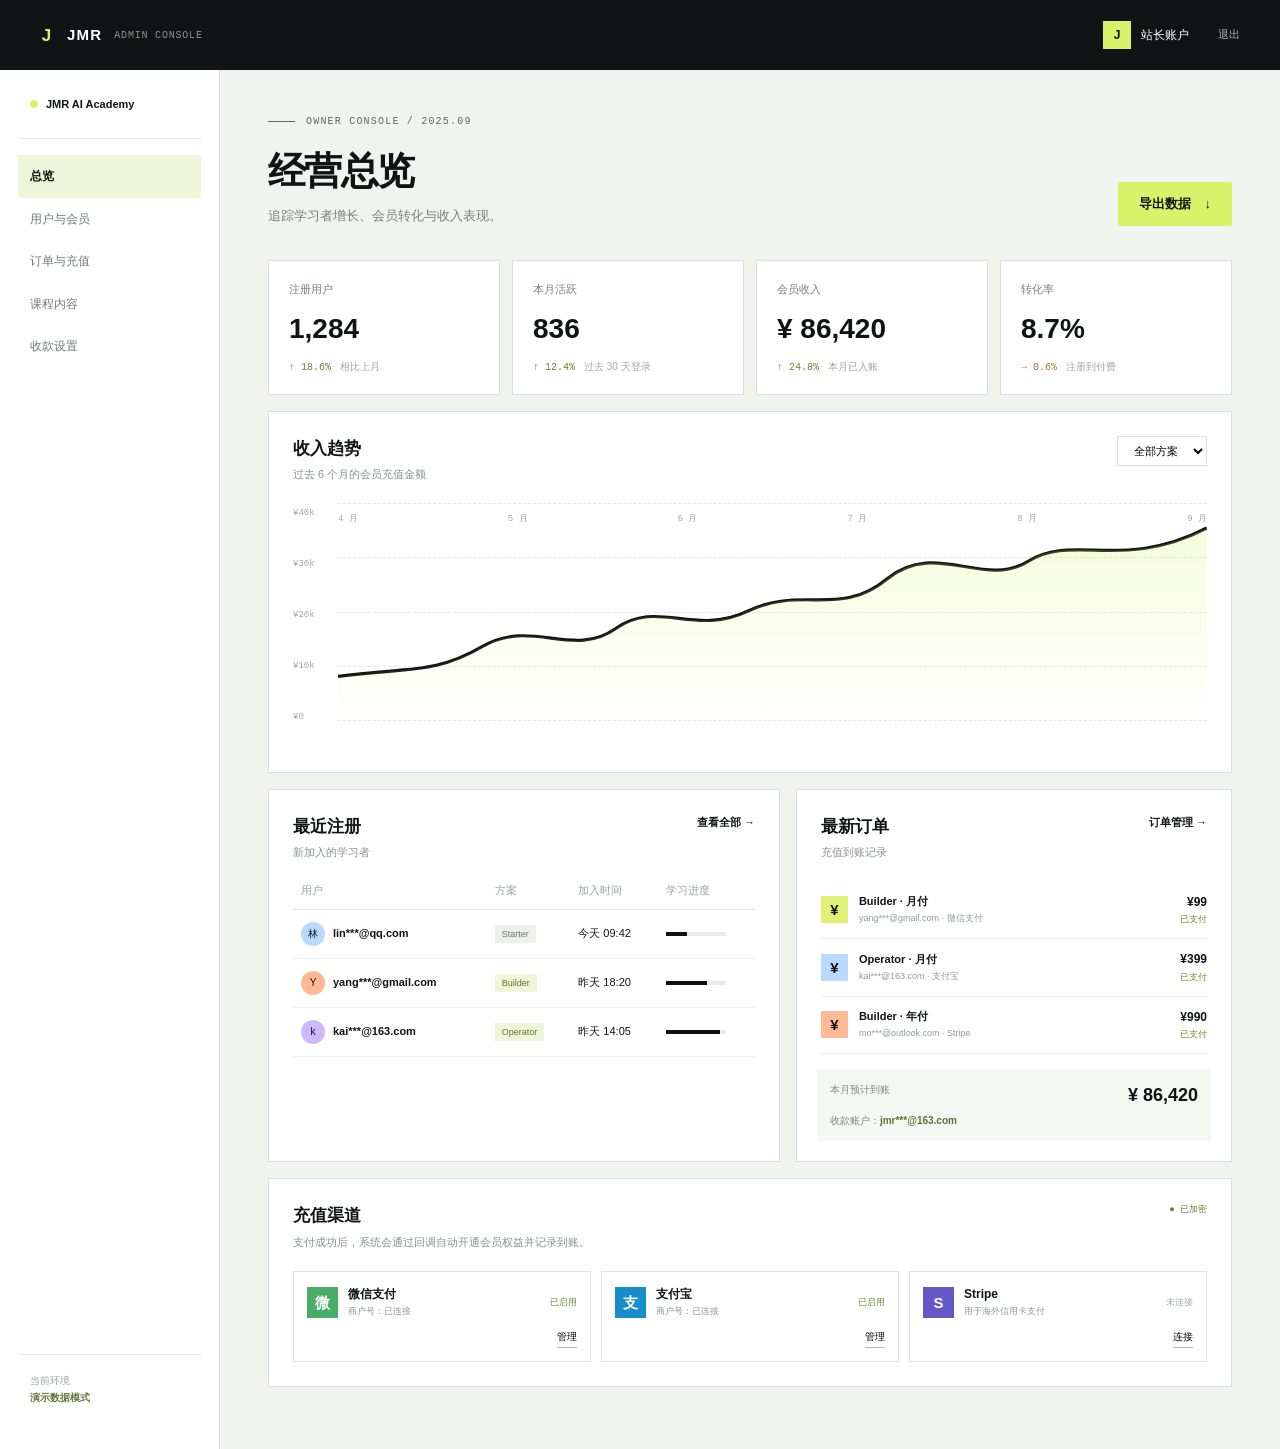
<file: admin.html>
<!doctype html>
<html lang="zh-CN"><head><meta charset="UTF-8"><meta name="viewport" content="width=device-width,initial-scale=1"><title>JMR 管理后台</title><link rel="stylesheet" href="styles.css"><link rel="stylesheet" href="admin.css"></head>
<body class="admin-body"><header class="admin-header"><a class="brand" href="index.html"><span class="brand-mark">J</span><span>JMR</span><small>ADMIN CONSOLE</small></a><div class="admin-user"><span class="admin-avatar">J</span><span>站长账户</span><button id="logout">退出</button></div></header>
<div class="admin-shell"><aside class="admin-sidebar"><div class="admin-workspace"><span class="workspace-dot"></span>JMR AI Academy</div><nav><a class="active" href="#overview">总览</a><a href="#members">用户与会员</a><a href="#orders">订单与充值</a><a href="#content">课程内容</a><a href="#settings">收款设置</a></nav><div class="sidebar-foot">当前环境<br><strong>演示数据模式</strong></div></aside>
<main class="admin-main"><div class="admin-title"><div><span class="eyebrow"><span class="eyebrow-line"></span>OWNER CONSOLE / 2025.09</span><h1>经营总览</h1><p>追踪学习者增长、会员转化与收入表现。</p></div><button class="btn btn-primary" id="exportData">导出数据 <span>↓</span></button></div>
<section id="overview" class="metric-grid"><article><span>注册用户</span><strong id="memberCount">1,284</strong><b class="up">↑ 18.6%</b><small>相比上月</small></article><article><span>本月活跃</span><strong>836</strong><b class="up">↑ 12.4%</b><small>过去 30 天登录</small></article><article><span>会员收入</span><strong>¥ 86,420</strong><b class="up">↑ 24.8%</b><small>本月已入账</small></article><article><span>转化率</span><strong>8.7%</strong><b class="neutral">→ 0.6%</b><small>注册到付费</small></article></section>
<section class="admin-panel chart-panel"><div class="panel-head"><div><h2>收入趋势</h2><p>过去 6 个月的会员充值金额</p></div><select><option>全部方案</option><option>Builder</option><option>Operator</option></select></div><div class="chart"><div class="y-axis"><span>¥40k</span><span>¥30k</span><span>¥20k</span><span>¥10k</span><span>¥0</span></div><div class="chart-area"><div class="grid-lines"><i></i><i></i><i></i><i></i><i></i></div><svg viewBox="0 0 720 210" preserveAspectRatio="none" aria-label="收入趋势图"><path d="M0,167 C60,158 80,165 120,138 S195,150 230,121 S295,129 340,104 S415,111 455,73 S535,83 572,56 S650,66 720,24" fill="none" stroke="#111314" stroke-width="3"/><path d="M0,167 C60,158 80,165 120,138 S195,150 230,121 S295,129 340,104 S415,111 455,73 S535,83 572,56 S650,66 720,24 L720,210 L0,210Z" fill="url(#fill)" opacity=".24"/><defs><linearGradient id="fill" x1="0" y1="0" x2="0" y2="1"><stop offset="0" stop-color="#d8f36a"/><stop offset="1" stop-color="#d8f36a" stop-opacity="0"/></linearGradient></defs></svg><div class="x-axis"><span>4 月</span><span>5 月</span><span>6 月</span><span>7 月</span><span>8 月</span><span>9 月</span></div></div></div></section>
<div class="admin-two-col"><section class="admin-panel" id="members"><div class="panel-head"><div><h2>最近注册</h2><p>新加入的学习者</p></div><a href="#members">查看全部 →</a></div><div class="table-wrap"><table><thead><tr><th>用户</th><th>方案</th><th>加入时间</th><th>学习进度</th></tr></thead><tbody id="userTable"><tr><td><span class="user-cell"><i>林</i><strong>lin***@qq.com</strong></span></td><td><span class="pill free">Starter</span></td><td>今天 09:42</td><td><div class="mini-progress"><i style="width:35%"></i></div></td></tr><tr><td><span class="user-cell"><i class="orange">Y</i><strong>yang***@gmail.com</strong></span></td><td><span class="pill paid">Builder</span></td><td>昨天 18:20</td><td><div class="mini-progress"><i style="width:68%"></i></div></td></tr><tr><td><span class="user-cell"><i class="purple">k</i><strong>kai***@163.com</strong></span></td><td><span class="pill paid">Operator</span></td><td>昨天 14:05</td><td><div class="mini-progress"><i style="width:91%"></i></div></td></tr></tbody></table></div></section><section class="admin-panel" id="orders"><div class="panel-head"><div><h2>最新订单</h2><p>充值到账记录</p></div><a href="#orders">订单管理 →</a></div><div class="order-list"><div><span class="order-icon">¥</span><div><strong>Builder · 月付</strong><small>yang***@gmail.com · 微信支付</small></div><b>¥99 <em>已支付</em></b></div><div><span class="order-icon blue">¥</span><div><strong>Operator · 月付</strong><small>kai***@163.com · 支付宝</small></div><b>¥399 <em>已支付</em></b></div><div><span class="order-icon orange">¥</span><div><strong>Builder · 年付</strong><small>mo***@outlook.com · Stripe</small></div><b>¥990 <em>已支付</em></b></div></div><div class="payout-note"><span>本月预计到账</span><strong>¥ 86,420</strong><small>收款账户：<b>jmr***@163.com</b></small></div></section></div>
<section class="admin-panel settings-panel" id="settings"><div class="panel-head"><div><h2>充值渠道</h2><p>支付成功后，系统会通过回调自动开通会员权益并记录到账。</p></div><span class="secure-label">● 已加密</span></div><div class="payment-methods"><div class="payment-item"><span class="pay-logo wechat">微</span><div><strong>微信支付</strong><small>商户号：已连接</small></div><span class="connected">已启用</span><button>管理</button></div><div class="payment-item"><span class="pay-logo alipay">支</span><div><strong>支付宝</strong><small>商户号：已连接</small></div><span class="connected">已启用</span><button>管理</button></div><div class="payment-item"><span class="pay-logo stripe">S</span><div><strong>Stripe</strong><small>用于海外信用卡支付</small></div><span class="disconnected">未连接</span><button>连接</button></div></div></section>
</main></div><script src="admin.js"></script></body></html>
</file>
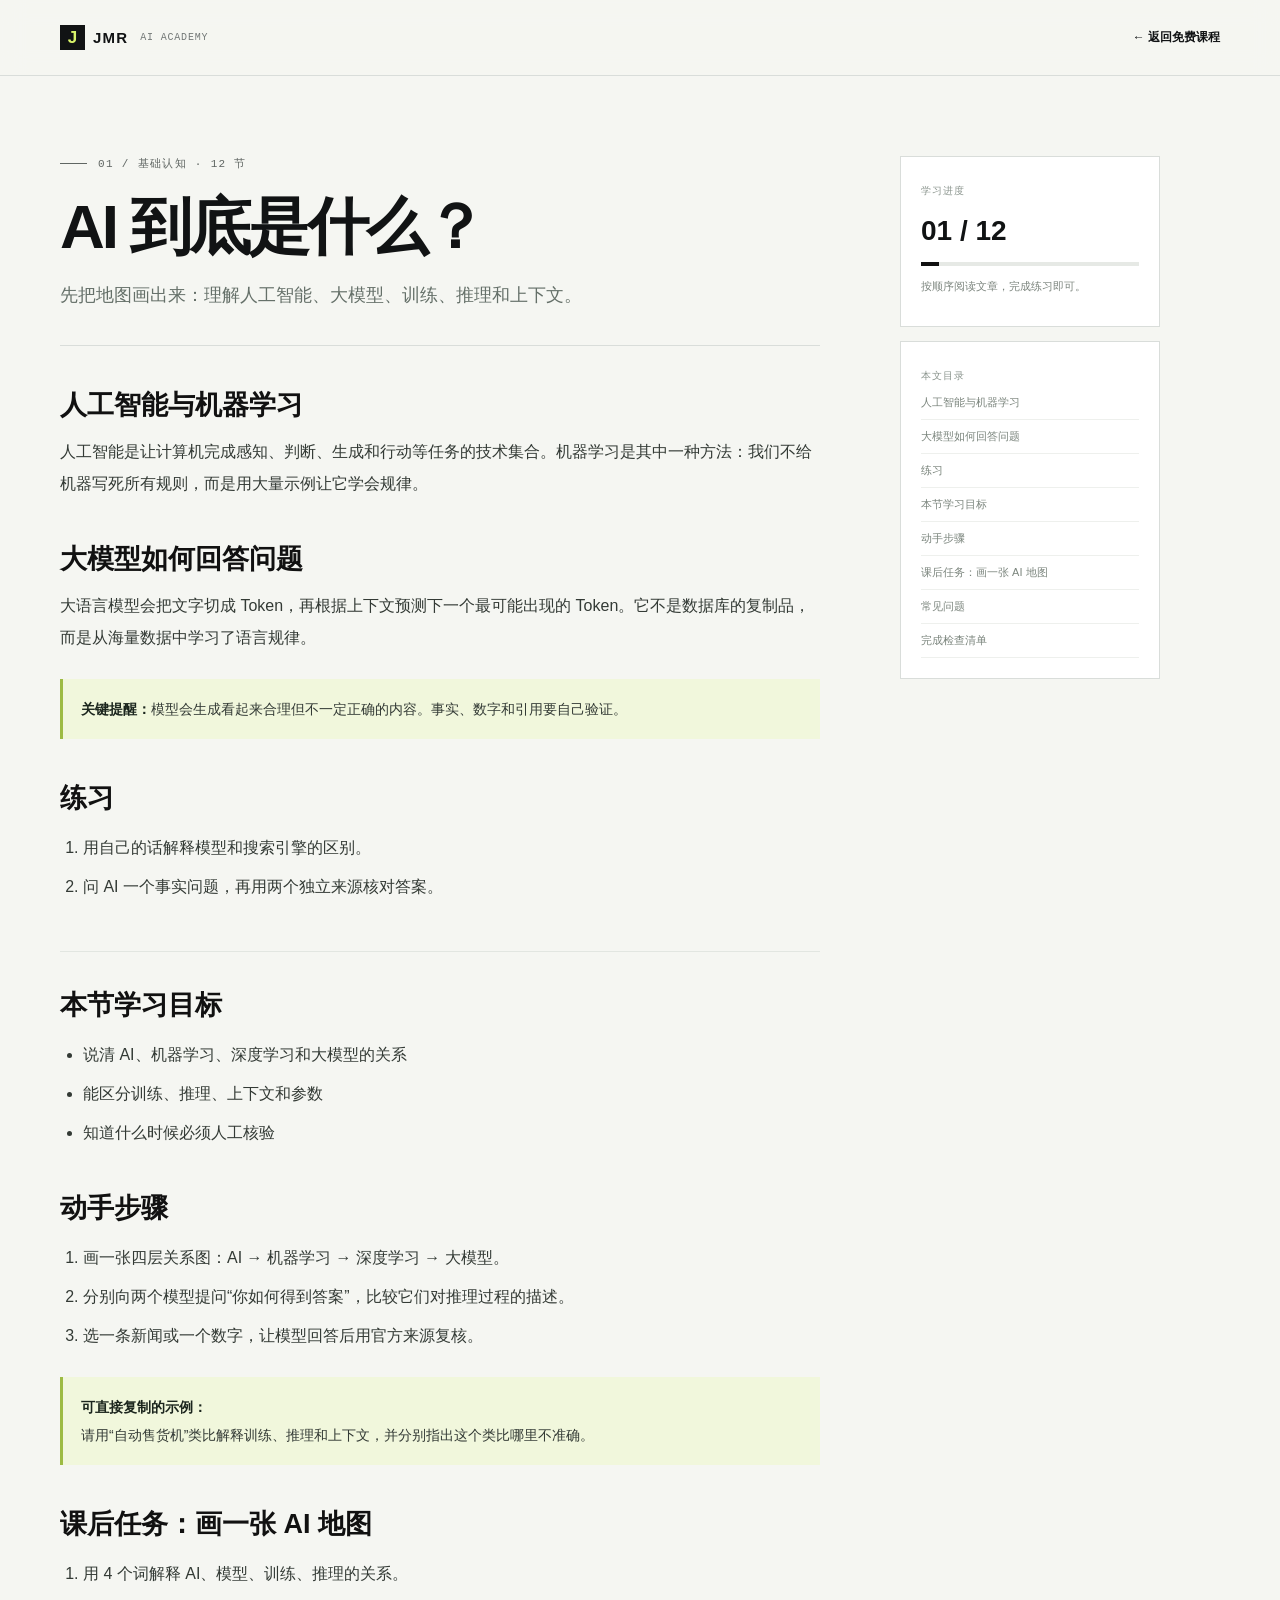
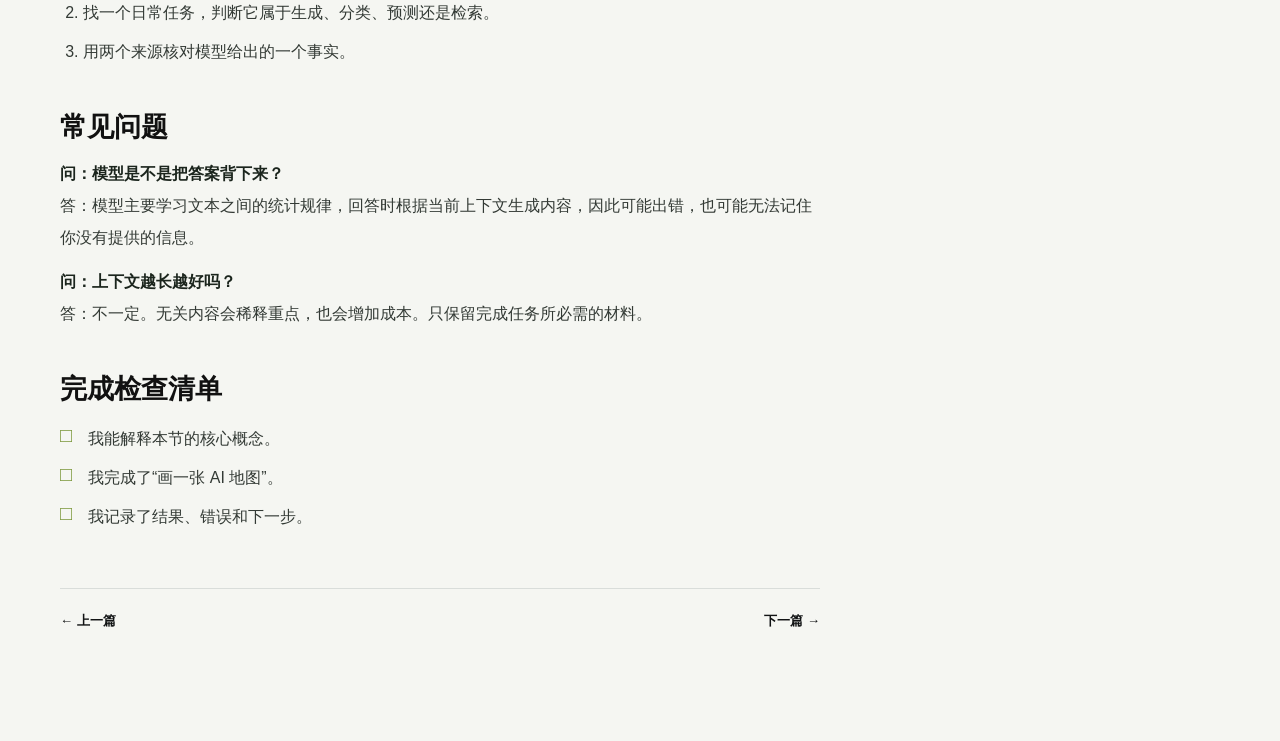
<file: learn.html>
<!doctype html><html lang="zh-CN"><head><meta charset="UTF-8"><meta name="viewport" content="width=device-width,initial-scale=1"><title>JMR 学习文章</title><link rel="stylesheet" href="styles.css"><link rel="stylesheet" href="learn.css"></head><body><header class="site-header"><div class="container nav-wrap"><a class="brand" href="index.html"><span class="brand-mark">J</span><span>JMR</span><small>AI ACADEMY</small></a><a class="back-link" href="index.html#free-courses">← 返回免费课程</a></div></header><main class="learn-main"><div class="container learn-layout"><article class="article"><div class="eyebrow"><span class="eyebrow-line"></span><span id="articleMeta"></span></div><h1 id="articleTitle">正在加载文章...</h1><p class="article-lead" id="articleIntro"></p><div class="article-body" id="articleBody"></div><div class="article-nav"><a id="prevArticle" href="#">← 上一篇</a><a id="nextArticle" href="#">下一篇 →</a></div></article><aside class="learn-aside"><div class="aside-card"><span class="aside-label">学习进度</span><strong id="progressText">01 / 12</strong><div class="aside-progress"><i id="progressBar"></i></div><p>按顺序阅读文章，完成练习即可。</p></div><div class="aside-card"><span class="aside-label">本文目录</span><nav id="articleToc"></nav></div></aside></div></main><script src="learn.js"></script></body></html>
</file>
<file: styles.css>
:root{--ink:#111314;--paper:#f5f6f2;--muted:#737876;--line:#d9ddda;--lime:#d8f36a;--blue:#9ec8ff;--orange:#ff8a57;--white:#fff;--mono:'DM Mono',monospace;--sans:'Manrope','Noto Sans SC',sans-serif}*{box-sizing:border-box}html{scroll-behavior:smooth}body{margin:0;background:var(--paper);color:var(--ink);font-family:var(--sans);font-size:15px;line-height:1.55}a{text-decoration:none;color:inherit}button,input{font:inherit}button{cursor:pointer;border:0}.container{width:min(1160px,calc(100% - 48px));margin:auto}.topbar{background:var(--ink);color:#cfd4d0;font-family:var(--mono);font-size:11px;letter-spacing:.02em}.topbar-inner{height:32px;display:flex;align-items:center;justify-content:center;gap:9px}.topbar a{color:var(--lime);margin-left:14px}.topbar a span{font-size:15px}.live-dot{width:6px;height:6px;border-radius:50%;background:var(--lime);box-shadow:0 0 0 4px rgba(216,243,106,.15)}.site-header{height:76px;border-bottom:1px solid var(--line);background:rgba(245,246,242,.93);position:sticky;top:0;z-index:10;backdrop-filter:blur(12px)}.nav-wrap{height:100%;display:flex;align-items:center;justify-content:space-between}.brand{display:flex;align-items:center;gap:8px;font-weight:800;letter-spacing:.08em}.brand-mark{display:grid;place-items:center;width:25px;height:25px;background:var(--ink);color:var(--lime);font-size:17px;letter-spacing:0}.brand small{font:10px var(--mono);letter-spacing:.08em;color:var(--muted);margin-left:4px}.nav-links{display:flex;gap:34px;margin-left:80px;font-size:13px;font-weight:600}.nav-links a{transition:color .2s}.nav-links a:hover{color:#677c34}.nav-actions{display:flex;align-items:center;gap:10px}.icon-btn{background:transparent;font-size:25px;line-height:1;padding:2px 8px}.btn{display:inline-flex;align-items:center;justify-content:center;gap:14px;height:44px;padding:0 21px;border-radius:2px;font-weight:700;font-size:13px;transition:transform .2s,background .2s}.btn:hover{transform:translateY(-2px)}.btn-dark{background:var(--ink);color:var(--white)}.btn-primary{background:var(--lime);color:var(--ink)}.btn-outline{background:transparent;border:1px solid var(--ink);color:var(--ink)}.menu-btn{display:none;background:none;padding:8px}.menu-btn span{display:block;width:22px;height:2px;background:var(--ink);margin:4px}.section-pad{padding:105px 0}.hero{padding-top:88px;padding-bottom:84px}.hero-grid{display:grid;grid-template-columns:1fr 1fr;gap:75px;align-items:center}.eyebrow{font:11px var(--mono);letter-spacing:.12em;color:#606663;display:flex;align-items:center;gap:11px;text-transform:uppercase}.eyebrow-line{display:inline-block;width:27px;height:1px;background:currentColor}.hero h1{font-size:clamp(48px,6vw,80px);line-height:1.05;letter-spacing:-.05em;margin:26px 0 25px;font-weight:800}.hero h1 em,.section-head h2 em,.lab-copy h2 em,.dashboard h2 em,.pricing h2 em,.newsletter h2 em{font-style:normal;color:#73962c}.hero-lead{color:#5e6662;max-width:470px;font-size:16px;line-height:1.8}.hero-actions{display:flex;align-items:center;gap:25px;margin-top:33px}.text-link{font-weight:700;font-size:13px;border-bottom:1px solid #abb1ac;padding-bottom:4px}.hero-proof{display:flex;align-items:center;gap:13px;margin-top:52px}.avatars{display:flex}.avatars span{width:27px;height:27px;border-radius:50%;background:var(--blue);display:grid;place-items:center;font-size:10px;font-weight:700;margin-left:-5px;border:2px solid var(--paper)}.avatars span:nth-child(2){background:#ffba91}.avatars span:nth-child(3){background:#c2b4ff}.avatars span:nth-child(4){background:var(--ink);color:var(--lime)}.hero-proof strong{display:block;font-size:13px}.hero-proof small{display:block;color:var(--muted);font-size:10px}.proof-divider{width:1px;height:27px;background:var(--line);margin:0 9px}.hero-visual{position:relative}.hero-image-wrap{height:535px;position:relative;overflow:hidden}.hero-image-wrap img{width:100%;height:100%;object-fit:cover;filter:saturate(.75)}.hero-image-wrap:after{content:'';position:absolute;inset:0;background:linear-gradient(0deg,rgba(17,19,20,.52),transparent 55%)}.image-tag{position:absolute;top:17px;left:17px;color:#eef0e8;font:10px var(--mono);letter-spacing:.1em;z-index:1}.pulse{display:inline-block;width:7px;height:7px;background:var(--lime);border-radius:50%;margin-right:8px}.image-caption{position:absolute;z-index:1;left:28px;bottom:27px;color:#fff}.image-caption span{font:10px var(--mono);letter-spacing:.1em;color:#d8f36a}.image-caption strong{display:block;font-size:22px;line-height:1.3;margin:8px 0 13px}.image-caption a{font-size:12px;font-weight:700}.float-card{position:absolute;background:var(--white);box-shadow:0 14px 35px rgba(16,26,21,.13);z-index:2}.token-card{right:-34px;top:58px;width:157px;padding:16px}.float-label{font:9px var(--mono);color:var(--muted);letter-spacing:.1em}.token-card strong{display:block;font-size:24px;margin:5px 0}.token-card span{font-size:10px;color:var(--muted)}.token-card b{color:#4d8a52}.meter{height:3px;background:#e7eae6;margin-top:13px}.meter i{display:block;height:100%;width:68%;background:var(--orange)}.cohort-card{left:-35px;bottom:35px;padding:14px 15px;display:flex;align-items:center;gap:11px;width:170px}.cohort-icon{width:29px;height:29px;display:grid;place-items:center;background:var(--lime);font-size:14px}.cohort-card strong{font-size:12px;display:block}.cohort-card span{font-size:10px;color:var(--muted)}.arrow-circle{margin-left:auto;font-size:19px!important;color:var(--ink)!important}.ticker{border-top:1px solid var(--line);border-bottom:1px solid var(--line);background:#eef0ea}.ticker-inner{height:82px;display:flex;align-items:center;gap:50px}.ticker-inner>span{font:10px var(--mono);letter-spacing:.1em;color:var(--muted);white-space:nowrap}.ticker-items{display:flex;justify-content:space-between;align-items:center;flex:1;color:#8a918d;font-size:14px;gap:25px}.ticker-items b{font-weight:700;white-space:nowrap}.path{background:var(--white)}.section-head{display:flex;justify-content:space-between;align-items:end;margin-bottom:53px}.section-head h2,.lab-copy h2,.dashboard h2,.pricing h2,.newsletter h2{font-size:45px;line-height:1.13;letter-spacing:-.04em;margin:19px 0 0}.section-head>p{max-width:320px;color:var(--muted);font-size:14px;line-height:1.8;margin:0}.path-grid{display:grid;grid-template-columns:repeat(4,1fr);border-top:1px solid var(--line);border-bottom:1px solid var(--line)}.path-card{min-height:315px;padding:26px 23px 21px;border-right:1px solid var(--line);position:relative;transition:background .25s}.path-card:last-child{border:0}.path-card:hover,.path-card.active{background:#f1f7dc}.path-num{font:11px var(--mono);color:#a2aaa5}.path-icon{font-size:29px;margin-top:25px}.path-card h3{font-size:21px;margin:11px 0 8px}.path-card p{font-size:12px;color:var(--muted);line-height:1.7;min-height:61px}.path-card a{font-size:12px;font-weight:700;display:block;margin-top:18px}.path-card a span{font-size:17px;margin-left:8px}.path-progress{height:3px;background:#dfe3de;margin-top:22px}.path-progress span{display:block;height:100%;background:var(--ink)}.path-card small{display:block;font:10px var(--mono);color:#8b938e;margin-top:8px}.lab{background:#e7f0dd}.lab-grid{display:grid;grid-template-columns:1.05fr .95fr;gap:85px;align-items:center}.lab-image{height:470px;position:relative;overflow:hidden}.lab-image img{width:100%;height:100%;object-fit:cover;filter:saturate(.75)}.lab-stamp{position:absolute;right:18px;top:18px;width:90px;height:90px;border-radius:50%;border:1px solid rgba(255,255,255,.7);color:#fff;display:grid;place-items:center;text-align:center;font:11px var(--mono);letter-spacing:.08em;line-height:1.35;transform:rotate(12deg)}.lab-stamp span{font-size:20px}.lab-copy>p{max-width:420px;color:#5e6860;margin:25px 0 26px;line-height:1.8}.lab-list{border-top:1px solid #c7d3c3;margin-bottom:27px}.lab-list>div{display:flex;align-items:center;gap:13px;padding:14px 0;border-bottom:1px solid #c7d3c3}.list-num{font:11px var(--mono);width:21px;color:#849281}.lab-list strong{display:block;font-size:13px}.lab-list small{font-size:11px;color:#7c887d}.play{margin-left:auto;font-size:10px;color:#748b3e}.dashboard{background:#fafbf8}.section-head.compact{margin-bottom:39px}.section-head.compact .text-link{margin-bottom:8px}.dashboard-grid{display:grid;grid-template-columns:1.4fr .6fr;gap:17px}.dash-main,.dash-side{background:var(--white);border:1px solid var(--line)}.dash-main{padding:25px 29px}.dash-top{display:flex;justify-content:space-between;align-items:end;padding-bottom:21px;border-bottom:1px solid var(--line)}.dash-kicker{font:10px var(--mono);letter-spacing:.1em;color:#929a94;display:block}.dash-top strong{font-size:41px;line-height:1.2}.dash-top strong small{font-size:13px;font-weight:500}.streak-bars{display:flex;gap:5px;align-items:end}.streak-bars i{display:block;width:18px;height:12px;background:#e9ece8}.streak-bars i.done{height:27px;background:var(--lime)}.streak-bars i.today{height:35px;background:var(--ink)}.next-lesson{display:flex;align-items:center;gap:17px;padding:24px 0}.lesson-thumb{width:75px;height:66px;background:var(--ink);color:var(--lime);display:flex;flex-direction:column;align-items:center;justify-content:center;font:22px var(--mono);line-height:1}.lesson-thumb b{font-size:9px;color:#fff;letter-spacing:.1em;margin-top:5px}.next-lesson h3{font-size:16px;margin:4px 0 7px}.lesson-meta{font-size:11px;color:#89908c}.circle-btn{margin-left:auto;flex:0 0 38px;width:38px;height:38px;border-radius:50%;background:var(--lime);font-size:11px}.dash-bottom{border-top:1px solid var(--line);padding-top:18px;display:flex;align-items:center;gap:14px;font-size:11px;color:var(--muted)}.progress-wide{height:5px;background:#e6e9e5;flex:1}.progress-wide i{height:100%;display:block;background:var(--ink)}.dash-bottom strong{color:var(--ink);font:11px var(--mono)}.dash-side{padding:25px 24px}.side-head{display:flex;justify-content:space-between;font-size:12px;font-weight:700;padding-bottom:16px;border-bottom:1px solid var(--line)}.live-label{font:9px var(--mono);color:#e5673a}.dash-side ol{list-style:none;padding:0;margin:4px 0 16px}.dash-side li{display:flex;gap:11px;padding:15px 0;border-bottom:1px solid var(--line);align-items:center}.dash-side li>span{font:10px var(--mono);color:#9da49e}.dash-side li strong{display:block;font-size:12px}.dash-side li small{font-size:10px;color:#969d98}.dash-side li>b{margin-left:auto;font-size:16px}.side-link{font-size:11px;font-weight:700}.pricing{background:var(--ink);color:#fff}.pricing-head{display:flex;align-items:end;justify-content:space-between;margin-bottom:49px}.pricing .eyebrow{color:#aeb9aa}.pricing h2{color:#fff}.pricing h2 em{color:var(--lime)}.billing-toggle{display:flex;border:1px solid #444a46;padding:3px}.billing{height:31px;padding:0 13px;background:transparent;color:#9da59f;font-size:11px}.billing.active{background:#fff;color:var(--ink)}.billing span{color:var(--lime);font-size:9px;margin-left:5px}.price-grid{display:grid;grid-template-columns:repeat(3,1fr);gap:12px}.price-card{position:relative;border:1px solid #3f4542;padding:29px 26px 26px;min-height:375px}.price-card.featured{background:#dff276;color:var(--ink);border-color:var(--lime)}.popular{position:absolute;right:17px;top:17px;font:9px var(--mono);letter-spacing:.08em}.price-tag{font:10px var(--mono);color:#9fa8a1;letter-spacing:.1em}.featured .price-tag{color:#657638}.price-card h3{font-size:24px;margin:13px 0 5px}.price-card p{font-size:12px;color:#a4aca6;min-height:39px}.featured p{color:#617040}.price{display:flex;align-items:baseline;gap:5px;margin:24px 0 17px}.price strong{font-size:36px}.price small{font-size:11px;color:#98a19a}.featured .price small{color:#617040}.price-card .btn{width:100%;margin-bottom:19px}.price-card ul{list-style:none;padding:0;margin:0;border-top:1px solid #3d4540;padding-top:16px}.featured ul{border-color:#b4c268}.price-card li{font-size:11px;color:#aeb5af;margin:9px 0}.featured li{color:#53632f}.price-card li:before{content:'+';color:var(--lime);margin-right:8px}.featured li:before{color:#6a8b26}.newsletter{background:var(--lime);padding:80px 0}.newsletter-inner{display:flex;align-items:end;justify-content:space-between}.newsletter h2{margin-top:19px}.signup-form{width:390px;display:grid;grid-template-columns:1fr auto;gap:10px}.signup-form input{height:44px;border:1px solid #a9bf58;background:rgba(255,255,255,.4);padding:0 14px;outline:0}.signup-form small{grid-column:1/-1;font-size:10px;color:#657638}.site-footer{background:var(--ink);color:#b8c0ba;padding:25px 0}.footer-inner{display:flex;align-items:center;justify-content:space-between}.footer-inner .brand{color:#fff}.footer-links{display:flex;gap:25px;font-size:11px}.copyright{font:10px var(--mono);color:#77817a}.modal{display:none;position:fixed;inset:0;z-index:20}.modal.open{display:grid;place-items:center}.modal-backdrop{position:absolute;inset:0;background:rgba(12,15,13,.68)}.modal-box{position:relative;background:var(--paper);width:min(430px,calc(100% - 36px));padding:38px;text-align:center;z-index:1}.modal-close{position:absolute;right:14px;top:8px;background:none;font-size:27px;color:#707a72}.modal-icon{width:43px;height:43px;margin:0 auto 14px;background:var(--lime);display:grid;place-items:center;font-size:20px}.modal-box h2{font-size:27px;margin:0 0 8px}.modal-box p{font-size:13px;color:var(--muted);margin:0 auto 22px;max-width:290px}.modal-form{display:flex;gap:8px}.modal-form input{min-width:0;flex:1;height:44px;border:1px solid var(--line);padding:0 12px}.modal-box>small{display:block;font-size:10px;color:#8a938c;margin-top:14px}.toast{position:fixed;bottom:23px;left:50%;transform:translate(-50%,130px);background:var(--ink);color:#fff;padding:12px 18px;font-size:12px;z-index:30;transition:transform .3s}.toast.show{transform:translate(-50%,0)}
@media(max-width:900px){.nav-links{gap:18px;margin-left:20px}.hero-grid,.lab-grid{gap:40px}.token-card{right:-10px}.cohort-card{left:-10px}.section-pad{padding:78px 0}.section-head h2,.lab-copy h2,.dashboard h2,.pricing h2,.newsletter h2{font-size:38px}}
@media(max-width:700px){.container{width:min(100% - 32px,520px)}.topbar-inner{font-size:9px}.topbar a{margin-left:auto}.nav-links,.nav-actions .search-btn{display:none}.menu-btn{display:block}.nav-cta{height:36px;padding:0 13px;font-size:11px}.brand small{display:none}.hero{padding-top:54px}.hero-grid,.lab-grid,.dashboard-grid{grid-template-columns:1fr}.hero h1{font-size:52px}.hero-visual{margin-top:18px}.hero-image-wrap{height:390px}.token-card{right:7px;top:24px}.cohort-card{left:7px;bottom:20px}.ticker-inner{height:auto;padding:18px 0;display:block}.ticker-items{overflow:hidden;gap:22px;margin-top:13px}.ticker-items b{font-size:12px}.section-head,.pricing-head,.newsletter-inner{display:block}.section-head>p{margin-top:22px}.path-grid,.price-grid{grid-template-columns:1fr 1fr}.path-card{min-height:285px;border-bottom:1px solid var(--line)}.path-card:nth-child(2){border-right:0}.path-card:nth-child(3),.path-card:nth-child(4){border-bottom:0}.lab-image{height:300px}.lab-copy{padding-bottom:8px}.dash-main{padding:20px}.next-lesson h3{font-size:14px}.streak-bars i{width:13px}.pricing-head .billing-toggle{margin-top:26px;display:inline-flex}.price-grid{gap:8px}.price-card{padding:22px 15px;min-height:360px}.price-card h3{font-size:20px}.price-card p{font-size:11px}.price strong{font-size:29px}.newsletter{padding:60px 0}.signup-form{width:100%;margin-top:27px}.footer-inner{flex-wrap:wrap;gap:20px}.footer-links{order:3;width:100%;justify-content:space-between}.copyright{margin-left:auto}.modal-box{padding:30px 21px}.modal-form{display:block}.modal-form input,.modal-form .btn{width:100%}.modal-form .btn{margin-top:8px}}
.pay-box{max-width:390px}.pay-box h2{margin-bottom:6px}.pay-box p{font-size:12px}.alipay-qr{width:210px;height:210px;object-fit:cover;margin:7px auto 10px;display:block}.pay-tip{font-size:11px!important;line-height:1.6;color:#757e77!important}.pay-form{display:flex;gap:7px}.pay-form input{min-width:0;flex:1;border:1px solid var(--line);padding:0 10px}.pay-form .btn{padding:0 13px;height:40px;font-size:11px}
</file>
<file: admin.css>
.admin-body{background:#f1f3ef}.admin-header{height:70px;background:#111314;color:#fff;display:flex;align-items:center;justify-content:space-between;padding:0 34px}.admin-header .brand{color:#fff}.admin-header .brand small{color:#8c968e}.admin-user{display:flex;align-items:center;gap:10px;font-size:12px}.admin-user button{background:none;color:#aeb8b0;margin-left:13px;font-size:11px}.admin-avatar{width:28px;height:28px;background:#d8f36a;color:#111;display:grid;place-items:center;font-weight:800}.admin-shell{display:flex;min-height:calc(100vh - 70px)}.admin-sidebar{width:220px;background:#fff;border-right:1px solid #d9ddda;padding:26px 18px;display:flex;flex-direction:column}.admin-workspace{font-size:11px;font-weight:700;padding:0 12px 25px;border-bottom:1px solid #e1e4e0}.workspace-dot{width:8px;height:8px;background:#d8f36a;display:inline-block;border-radius:50%;margin-right:8px}.admin-sidebar nav{padding-top:16px}.admin-sidebar nav a{display:block;padding:12px;font-size:12px;color:#737b75}.admin-sidebar nav a.active{background:#eef5d9;color:#111;font-weight:700}.sidebar-foot{margin-top:auto;border-top:1px solid #e1e4e0;padding:17px 12px;font-size:10px;color:#979e99;line-height:1.7}.sidebar-foot strong{color:#657638}.admin-main{flex:1;max-width:1250px;padding:46px 48px}.admin-title{display:flex;align-items:end;justify-content:space-between;margin-bottom:34px}.admin-title .eyebrow{font-size:10px}.admin-title h1{font-size:38px;letter-spacing:-.04em;margin:15px 0 5px}.admin-title p{font-size:13px;color:#78807a;margin:0}.metric-grid{display:grid;grid-template-columns:repeat(4,1fr);gap:12px;margin-bottom:16px}.metric-grid article{background:#fff;border:1px solid #dce0dc;padding:20px 20px 17px}.metric-grid span{display:block;color:#778079;font-size:11px}.metric-grid strong{display:block;font-size:28px;margin:9px 0 3px}.metric-grid b{font:10px var(--mono)}.metric-grid .up{color:#5d8727}.metric-grid .neutral{color:#a37837}.metric-grid small{font-size:10px;color:#a0a7a1;margin-left:9px}.admin-panel{background:#fff;border:1px solid #dce0dc;padding:24px;margin-bottom:16px}.panel-head{display:flex;justify-content:space-between;align-items:start;margin-bottom:20px}.panel-head h2{font-size:17px;margin:0 0 4px}.panel-head p{font-size:11px;color:#89918b;margin:0}.panel-head a{font-size:11px;font-weight:700}.panel-head select{border:1px solid #dce0dc;background:#fff;padding:7px 12px;font-size:11px}.chart{height:245px;display:flex}.y-axis{width:45px;display:flex;flex-direction:column;justify-content:space-between;padding:5px 0 26px;color:#a0a7a1;font:9px var(--mono)}.chart-area{flex:1;position:relative}.grid-lines{position:absolute;inset:0 0 27px;display:flex;flex-direction:column;justify-content:space-between}.grid-lines i{border-top:1px dashed #e5e8e4}.chart svg{position:absolute;inset:0 0 27px;width:100%;height:calc(100% - 27px)}.x-axis{display:flex;justify-content:space-between;color:#a0a7a1;font:9px var(--mono);padding-top:9px}.admin-two-col{display:grid;grid-template-columns:1.08fr .92fr;gap:16px}.table-wrap{overflow:auto}table{width:100%;border-collapse:collapse;font-size:11px}th{text-align:left;color:#9ba39d;font-weight:500;padding:0 8px 10px;border-bottom:1px solid #e2e5e2}td{padding:12px 8px;border-bottom:1px solid #eef0ed;white-space:nowrap}.user-cell{display:flex;align-items:center;gap:8px}.user-cell i{width:24px;height:24px;border-radius:50%;display:grid;place-items:center;background:#b9d9ff;font-style:normal;font-size:10px}.user-cell i.orange{background:#ffb995}.user-cell i.purple{background:#cbb9fb}.user-cell strong{font-size:11px}.pill{padding:4px 7px;font-size:9px}.pill.free{background:#eef0ed;color:#6c756e}.pill.paid{background:#eef5d9;color:#61752e}.mini-progress{height:4px;background:#e7eae6;width:60px}.mini-progress i{display:block;height:100%;background:#111}.order-list>div{display:flex;align-items:center;gap:11px;border-bottom:1px solid #eef0ed;padding:11px 0}.order-icon{width:27px;height:27px;display:grid;place-items:center;background:#dff276;font-weight:700}.order-icon.blue{background:#b9d9ff}.order-icon.orange{background:#ffb995}.order-list strong{display:block;font-size:11px}.order-list small{display:block;color:#929a94;font-size:9px;margin-top:2px}.order-list b{margin-left:auto;font-size:12px;text-align:right}.order-list em{display:block;color:#6c8d2f;font-size:9px;font-style:normal;font-weight:500;margin-top:2px}.payout-note{background:#f5f7f2;margin:15px -4px -4px;padding:13px;display:grid;grid-template-columns:1fr auto;gap:3px}.payout-note span,.payout-note small{font-size:10px;color:#7e877f}.payout-note strong{font-size:18px}.payout-note small{grid-column:1/-1}.payout-note small b{color:#5f6f38}.secure-label{font:9px var(--mono);color:#678133}.payment-methods{display:grid;grid-template-columns:repeat(3,1fr);gap:10px}.payment-item{border:1px solid #e0e4df;padding:13px;display:grid;grid-template-columns:31px 1fr auto;column-gap:10px;align-items:center}.pay-logo{width:31px;height:31px;display:grid;place-items:center;font-weight:700;color:#fff}.wechat{background:#49ad6a}.alipay{background:#198dcc}.stripe{background:#6557c8}.payment-item strong{display:block;font-size:12px}.payment-item small{display:block;color:#909891;font-size:9px;margin-top:2px}.connected,.disconnected{font:9px var(--mono);color:#6a8a32}.disconnected{color:#a1a9a3}.payment-item button{grid-column:2/4;justify-self:end;background:none;border-bottom:1px solid #b5bdb6;font-size:10px;margin-top:10px;padding:0 0 2px}
@media(max-width:900px){.admin-sidebar{width:180px}.admin-main{padding:30px 22px}.metric-grid{grid-template-columns:repeat(2,1fr)}.payment-methods{grid-template-columns:1fr}.admin-two-col{grid-template-columns:1fr}}
@media(max-width:600px){.admin-header{padding:0 15px}.admin-user>span:not(.admin-avatar){display:none}.admin-sidebar{display:none}.admin-main{padding:25px 15px}.admin-title{display:block}.admin-title .btn{margin-top:20px}.metric-grid{gap:8px}.metric-grid article{padding:14px}.metric-grid strong{font-size:21px}.admin-panel{padding:16px}.chart-panel{overflow:hidden}}
</file>
<file: learn.css>
.article-body .article-section{border-top:1px solid #e2e6e1;margin-top:48px;padding-top:8px}.article-body .article-section h2:first-child{margin-top:28px}.article-body .checklist{list-style:none;padding-left:0}.article-body .checklist li{position:relative;padding-left:28px}.article-body .checklist li:before{content:'□';position:absolute;left:0;color:#789537;font-size:20px;line-height:1.2}.article-body .callout pre{margin:12px 0 0}.article-body .callout p{margin:0}.article-body strong{color:#1b251d}
.learn-main{padding:80px 0 110px}.learn-layout{display:grid;grid-template-columns:minmax(0,760px) 260px;gap:80px}.article h1{font-size:clamp(38px,5vw,62px);line-height:1.1;letter-spacing:-.05em;margin:22px 0 18px}.article-lead{font-size:18px;line-height:1.8;color:#657069;border-bottom:1px solid #d9ddda;padding-bottom:33px}.article-body{font-size:16px;line-height:2;color:#333a35}.article-body h2{font-size:27px;line-height:1.3;margin:42px 0 13px;color:#111}.article-body p{margin:12px 0}.article-body ul,.article-body ol{padding-left:23px}.article-body li{margin:7px 0}.article-body pre{background:#111314;color:#d8f36a;padding:18px;overflow:auto;font:12px/1.7 var(--mono)}.article-body code{font-family:var(--mono);font-size:.9em;background:#edf3dd;padding:2px 5px}.callout{background:#f1f7dc;border-left:3px solid #9dbb43;padding:16px 18px;margin:25px 0;font-size:14px}.article-nav{display:flex;justify-content:space-between;border-top:1px solid #d9ddda;margin-top:55px;padding-top:22px;font-size:13px;font-weight:700}.aside-card{background:#fff;border:1px solid #d9ddda;padding:20px;margin-bottom:14px}.aside-label{font:10px var(--mono);letter-spacing:.1em;color:#8a948d}.aside-card strong{display:block;font-size:28px;margin:9px 0}.aside-progress{height:4px;background:#e6e9e5}.aside-progress i{display:block;height:100%;background:#111;width:8%}.aside-card p{font-size:11px;color:#7c857e;line-height:1.7}.aside-card nav a{display:block;font-size:11px;padding:8px 0;color:#7b857d;border-bottom:1px solid #eef0ed}.back-link{font-size:12px;font-weight:700}.article-body .article-section{border-top:1px solid #e2e6e1;margin-top:48px;padding-top:8px}.article-body .article-section h2:first-child{margin-top:28px}.article-body .checklist{list-style:none;padding-left:0}.article-body .checklist li{position:relative;padding-left:28px}.article-body .checklist li:before{content:'□';position:absolute;left:0;color:#789537;font-size:20px;line-height:1.2}.article-body .callout pre{margin:12px 0 0}.article-body .callout p{margin:0}.article-body strong{color:#1b251d}@media(max-width:800px){.learn-main{padding:55px 0}.learn-layout{display:block}.learn-aside{margin-top:45px}.article-lead{font-size:16px}}
.article-body table{width:100%;border-collapse:collapse;margin:22px 0;font-size:14px;line-height:1.6;background:#fbfcfa}.article-body th,.article-body td{border:1px solid #d9ddda;padding:11px 12px;text-align:left;vertical-align:top}.article-body th{background:#eef3e7;font-size:12px;color:#506044}.article-body a{color:#5d7621;text-decoration:underline;text-underline-offset:3px}.article-body a:hover{color:#111}@media(max-width:560px){.article-body table{font-size:12px}.article-body th,.article-body td{padding:8px}.article-body{font-size:15px}}
</file>
